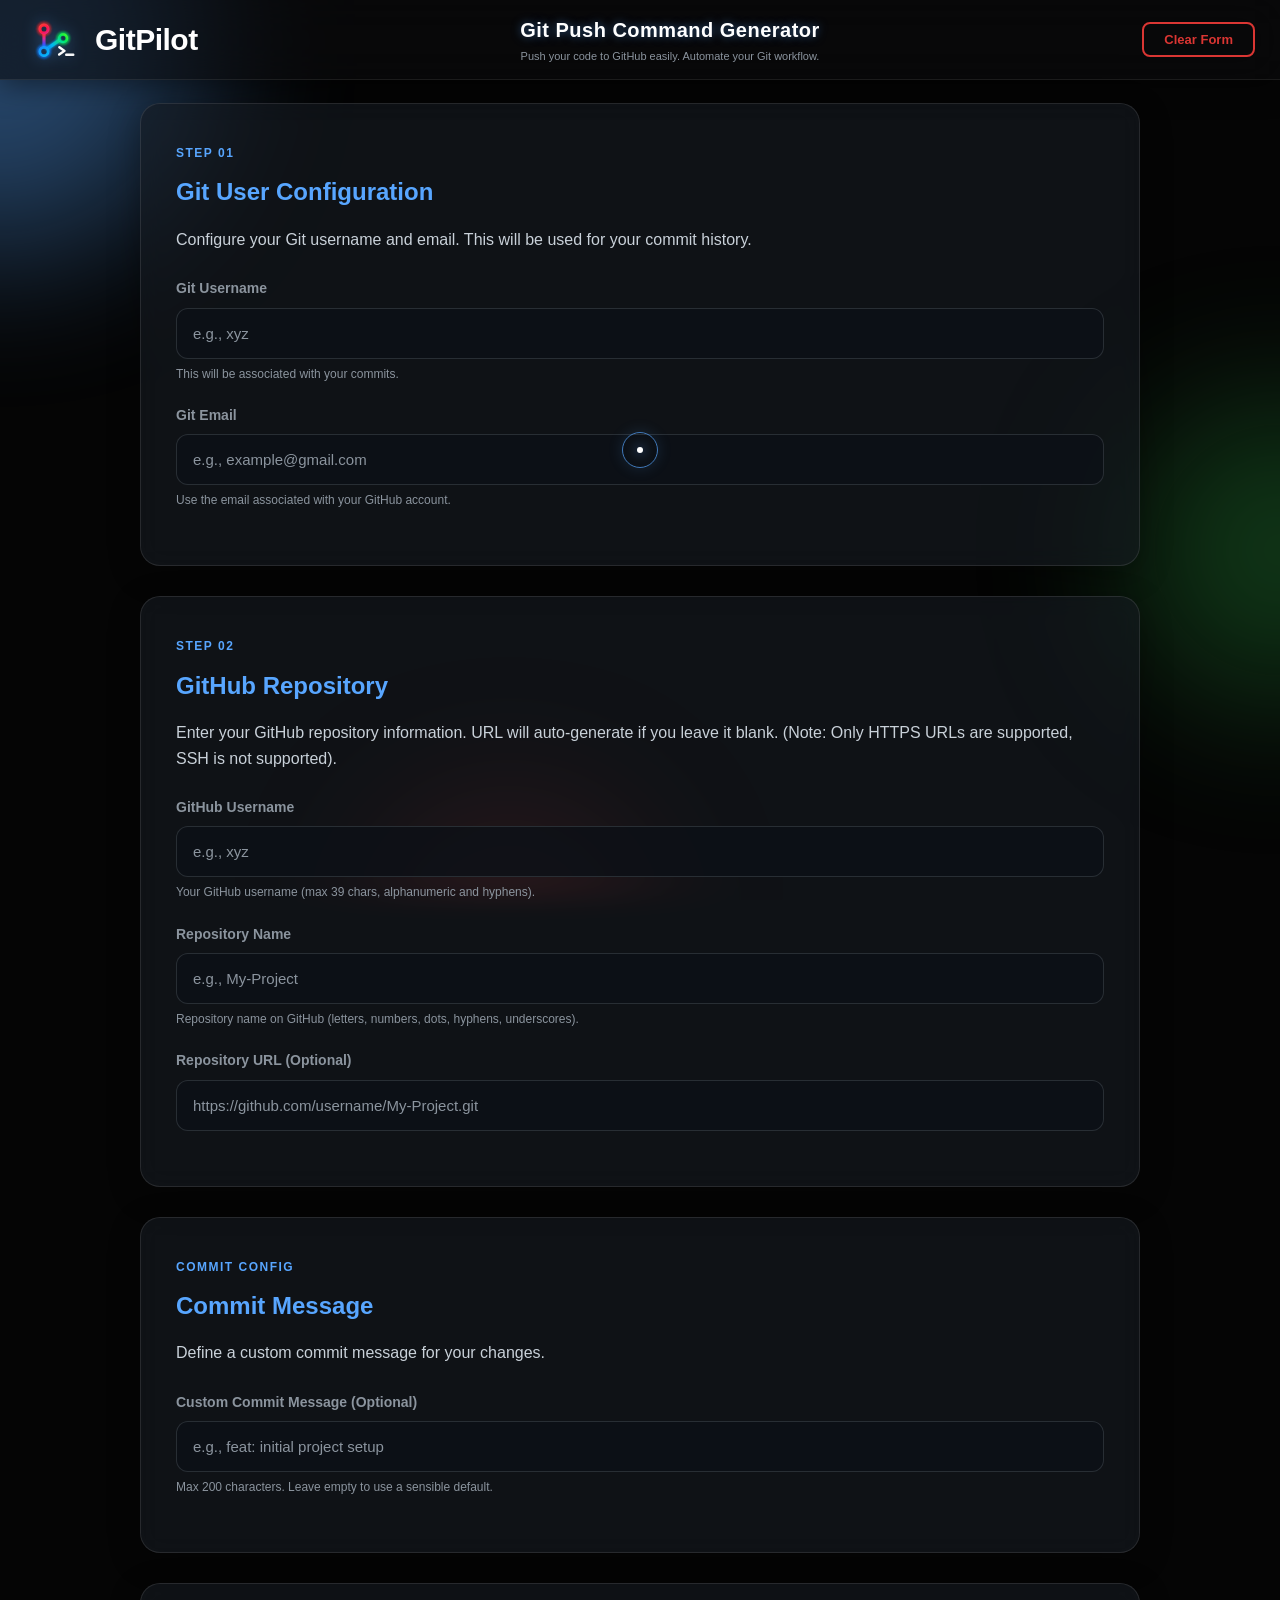
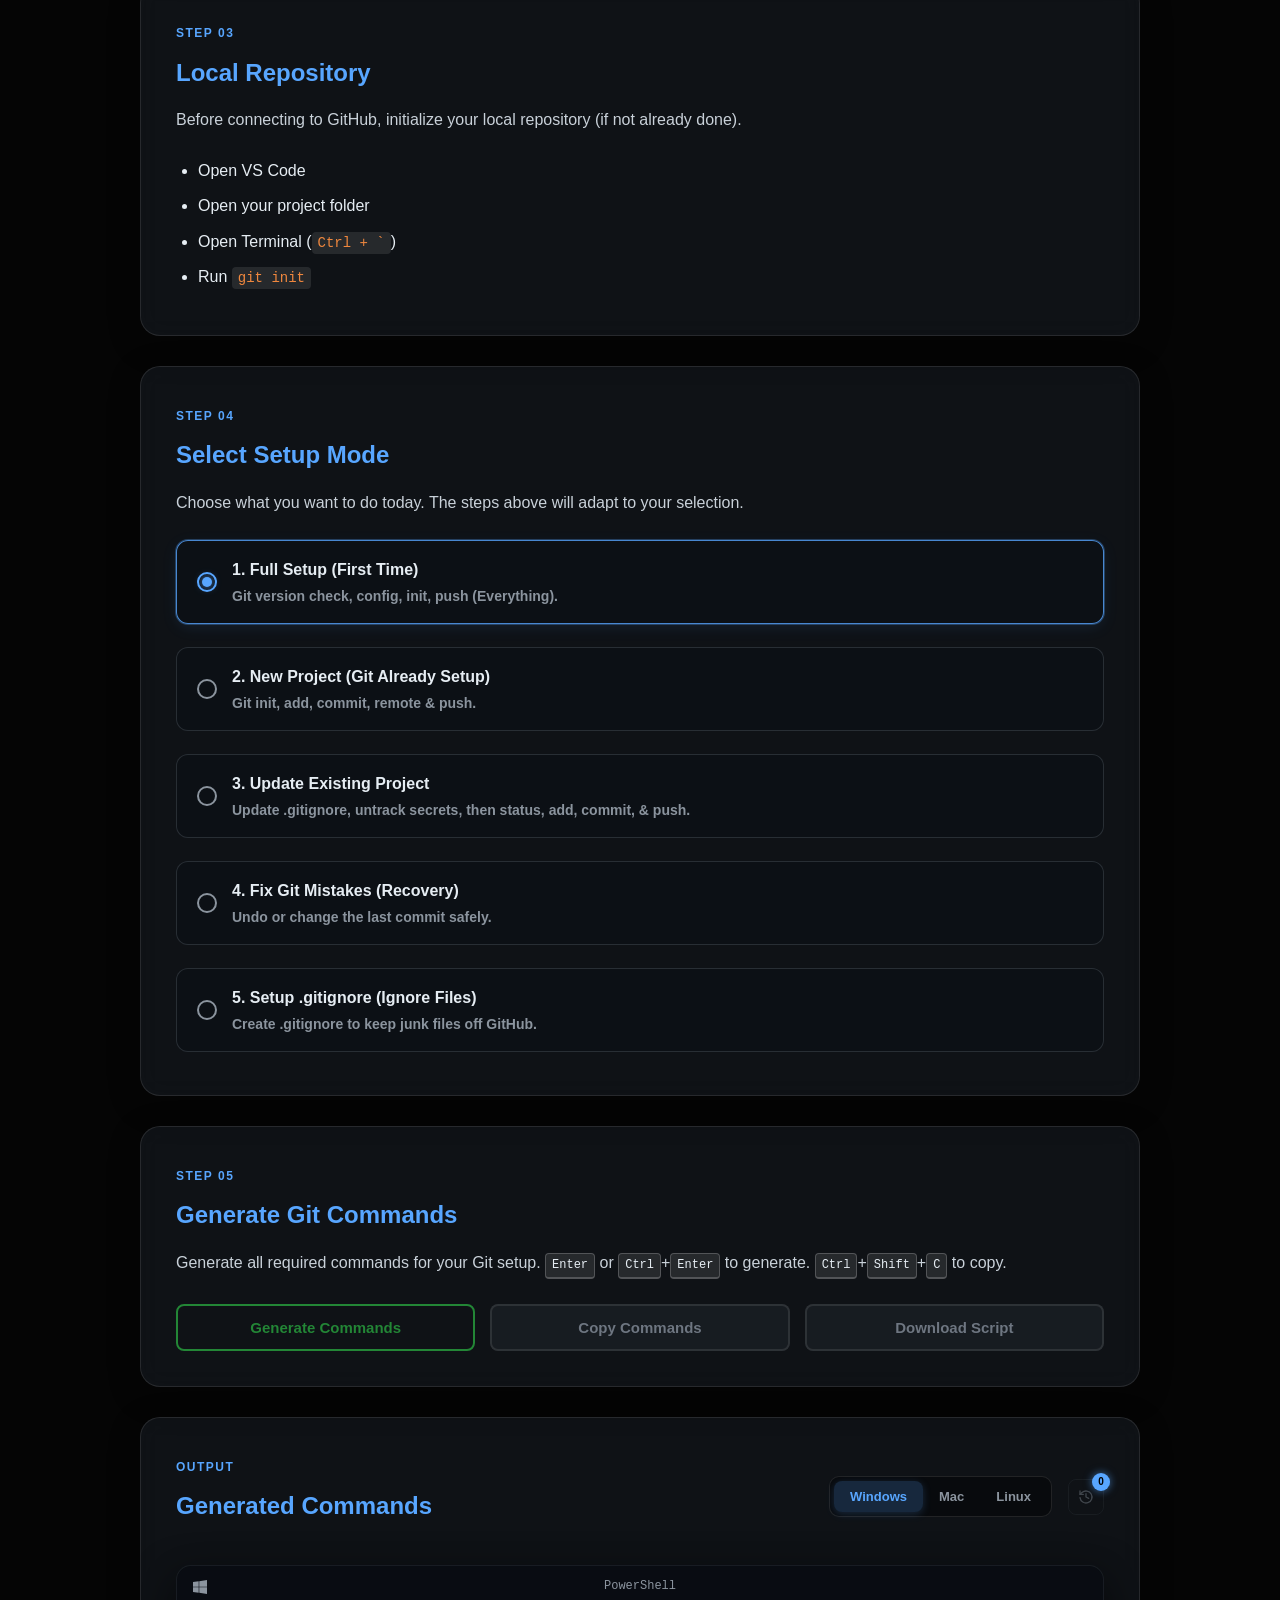
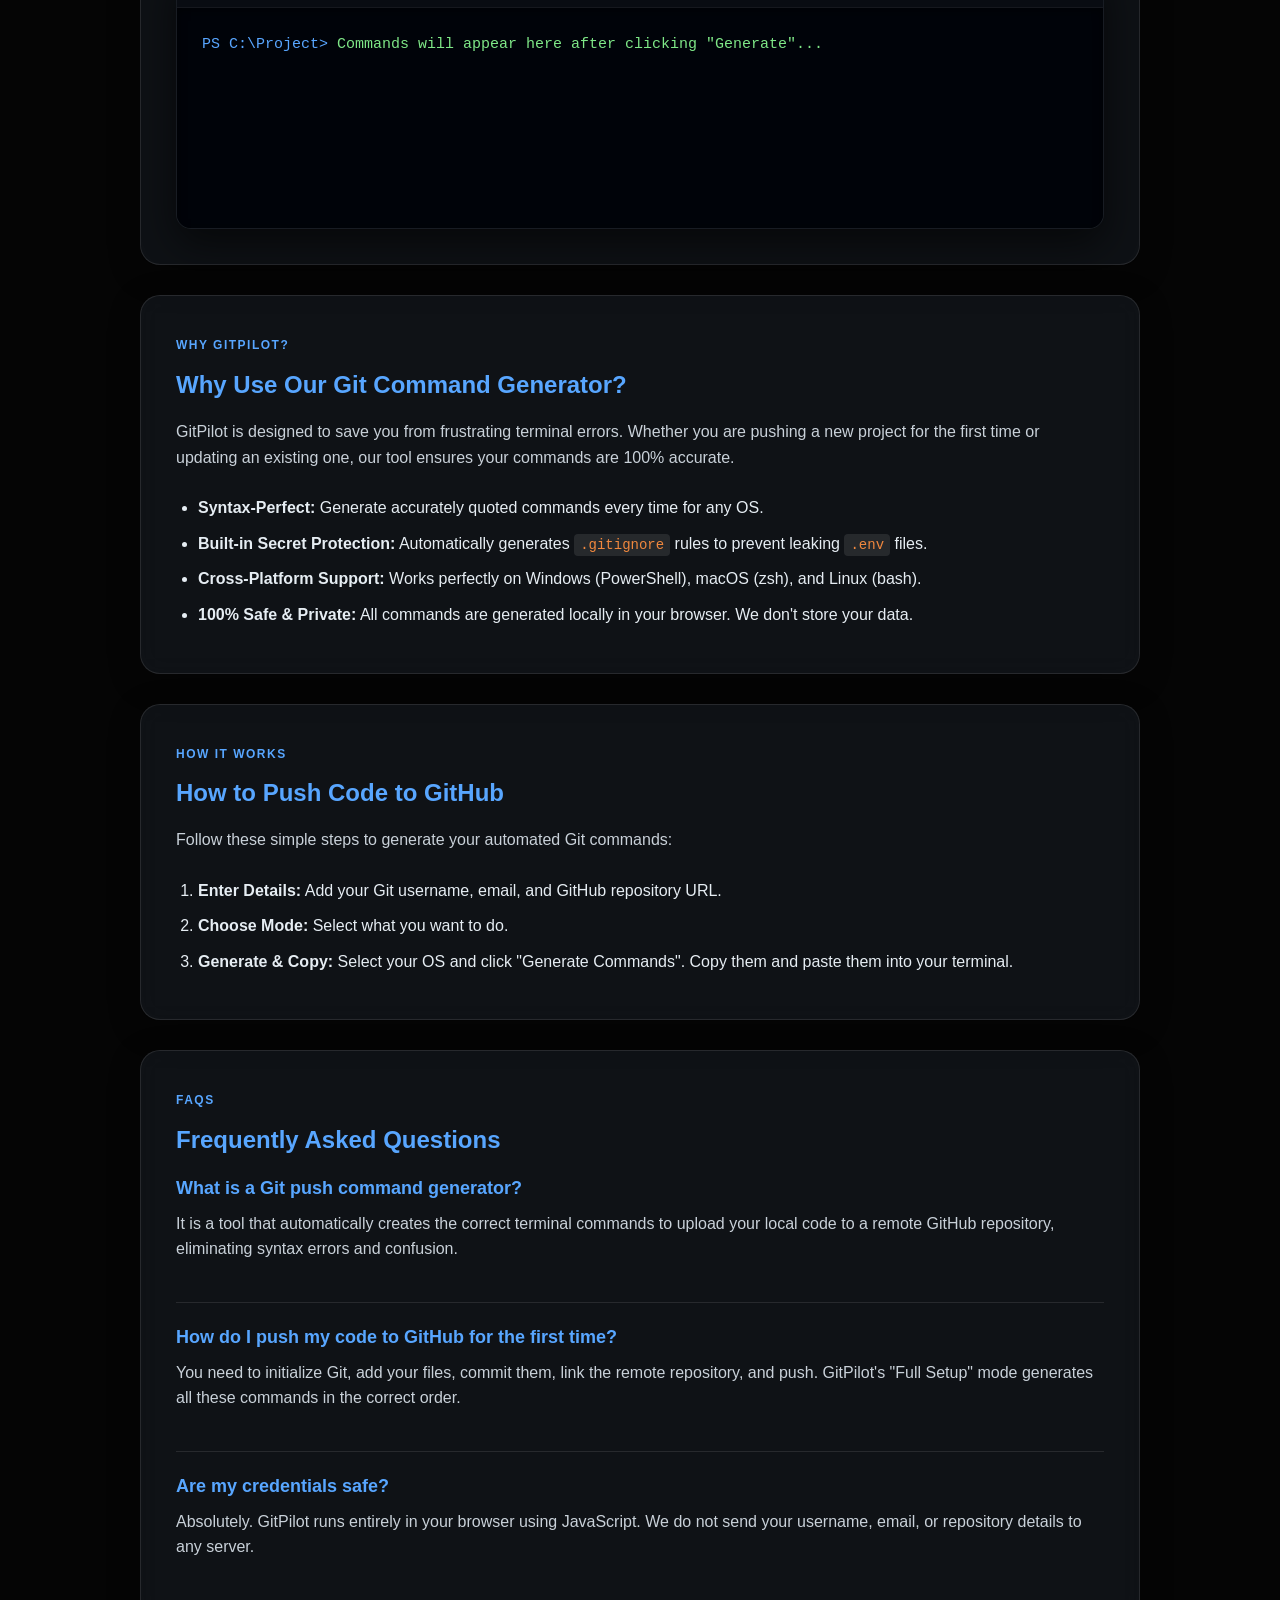
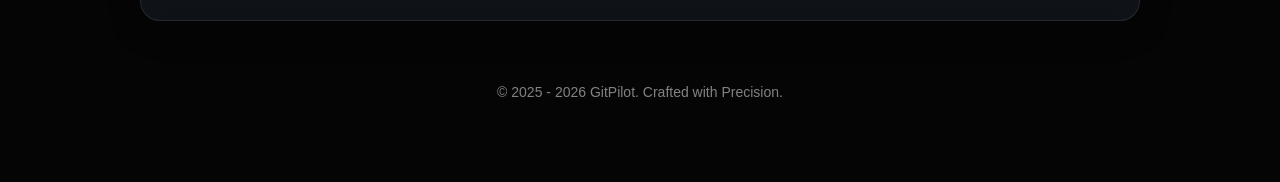
<file: index.html>
<!DOCTYPE html>
<html lang="en">
<head>
    <meta charset="UTF-8">
    <meta name="viewport" content="width=device-width, initial-scale=1.0">
    <meta name="color-scheme" content="dark">
    <meta name="theme-color" content="#050505">
    <meta name="description" content="Struggling with Git errors? Generate safe, automated Git commands for Windows, Mac &amp; Linux. Push your code to GitHub easily in seconds. 100% Free!">
    <meta name="author" content="GitPilot">
    <meta name="keywords" content="git, github, git setup, git push, git commands, powershell, bash, zsh, gitignore, git config, version control">

    <title>GitPilot | Git Push Command Generator</title>


    <!-- Search Engine Verification -->
    <meta name="google-site-verification" content="ZFcbBqBcHcu1wUf1xhAJtH9JzBf-PteB1bUr2aeqv4w" />

    <!-- Favicon (SVG git-branch icon) -->
    <link rel="icon" type="image/svg+xml" href="favicon.svg">
    <link rel="apple-touch-icon" href="favicon.svg">
    <link rel="mask-icon" href="favicon.svg" color="#58a6ff">

    <!-- PWA Manifest -->
    <link rel="manifest" href="manifest.webmanifest">

    <!-- Security Headers (CSP) -->
    <meta http-equiv="Content-Security-Policy" content="default-src 'self'; script-src 'self'; style-src 'self' https://fonts.googleapis.com; font-src 'self' https://fonts.gstatic.com; img-src 'self' data:; manifest-src 'self'; connect-src 'self'; base-uri 'none'; object-src 'none'; form-action 'self'; upgrade-insecure-requests;">
    <meta http-equiv="Referrer-Policy" content="strict-origin-when-cross-origin">
    <meta http-equiv="X-Content-Type-Options" content="nosniff">
    <meta http-equiv="Permissions-Policy" content="camera=(), microphone=(), geolocation=(), payment=(), usb=(), interest-cohort=()">

    <!-- Open Graph / Social Sharing -->
    <meta property="og:type" content="website">
    <meta property="og:title" content="GitPilot | Git Push Command Generator">
    <meta property="og:description" content="Struggling with Git errors? Generate safe, automated Git commands for Windows, Mac &amp; Linux. Push your code to GitHub easily in seconds. 100% Free!">
    <meta property="og:url" content="https://github-setup-assistant.vercel.app/">
    <meta property="og:site_name" content="GitPilot">
    <meta property="og:locale" content="en_US">
    
    <!-- OG Image Tags (JPG format) -->
    <meta property="og:image" content="https://github-setup-assistant.vercel.app/og-image.png">
    <meta property="og:image:width" content="1200">
    <meta property="og:image:height" content="630">
    <meta property="og:image:alt" content="GitPilot | Git Push Command Generator">

    <!-- Twitter Card -->
    <meta name="twitter:card" content="summary_large_image">
    <meta name="twitter:title" content="GitPilot | Git Push Command Generator">
    <meta name="twitter:description" content="Struggling with Git errors? Generate safe, automated Git commands for Windows, Mac &amp; Linux. Push your code to GitHub easily in seconds. 100% Free!">
    
    <!-- Twitter Image Tags -->
    <meta name="twitter:image" content="https://github-setup-assistant.vercel.app/og-image.png">
    <meta name="twitter:image:alt" content="GitPilot | Git Push Command Generator">

    <!-- Performance: preconnect to font origins -->
    <link rel="preconnect" href="https://fonts.googleapis.com">
    <link rel="preconnect" href="https://fonts.gstatic.com" crossorigin>
    <link href="https://fonts.googleapis.com/css2?family=Inter:wght@300;400;600;800&family=Fira+Code:wght@400;500&display=swap" rel="stylesheet">
    <link rel="stylesheet" href="style.css">

    <!-- Structured Data (JSON-LD) -->
    <script type="application/ld+json">
    {
        "@context": "https://schema.org",
        "@type": "WebApplication",
        "name": "GitPilot | Git Push Command Generator",
        "url": "https://github-setup-assistant.vercel.app/",
        "description": "Struggling with Git errors? Generate safe, automated Git commands for Windows, Mac & Linux. Push your code to GitHub easily in seconds. 100% Free!",
        "applicationCategory": "DeveloperApplication",
        "operatingSystem": "Windows, macOS, Linux",
        "offers": {
            "@type": "Offer",
            "price": "0",
            "priceCurrency": "USD"
        },
        "featureList": [
            "Git user configuration",
            "GitHub repository connection",
            "Shell-safe command generation (PowerShell, bash, zsh)",
            "Cross-platform support",
            ".gitignore generator",
            "Git recovery commands"
        ]
    }
    </script>
</head>
<body>

<!-- Accessibility: Skip to main content -->
<a href="#main-content" class="skip-link">Skip to main content</a>

<!-- Custom Cursor Elements -->
<div id="cursor-dot"></div>
<div id="cursor-ring"></div>

<div class="bg-orbs">
    <div class="orb orb-1"></div>
    <div class="orb orb-2"></div>
    <div class="orb orb-3"></div>
</div>

<!-- FIXED NAVBAR (Top par chipka rahega) -->
<header class="top-nav">
    <div class="nav-content">
        <!-- LEFT SIDE: Logo & Name -->
        <div class="brand-logo">
            <img src="favicon.svg" alt="GitPilot Logo" class="logo-icon" fetchpriority="high">
            <span>GitPilot</span>
        </div>

        <!-- CENTER SIDE: Main Title & Tagline -->
        <div class="nav-center-text">
            <h1>Git Push Command Generator</h1>
            <p>Push your code to GitHub easily. Automate your Git workflow.</p>
        </div>

        <!-- RIGHT SIDE: Reset Button -->
        <div class="header-actions">
            <button type="button" id="clearButton" class="btn btn-danger btn-header-reset" title="Clear all fields and reset to defaults">Clear Form</button>
        </div>
    </div>
</header>

<main class="container" id="main-content">

    <!-- Uske baad aapka Step 1 wala code start hoga -->
    <section class="card" id="step1-card">
        <div class="card-content">
            <span class="step-tag">STEP 01</span>
            <h2>Git User Configuration</h2>
            <p>Configure your Git username and email. This will be used for your commit history.</p>
            <div class="input-group">
                <label for="username">Git Username</label>
                <input type="text" id="username" name="username" placeholder="e.g., xyz" autocomplete="username" required spellcheck="false" autocapitalize="off" aria-describedby="username-help" maxlength="100">                <small id="username-help" class="help-text">This will be associated with your commits.</small>
            </div>
            <div class="input-group">
                <label for="email">Git Email</label>
                <input type="email" id="email" name="email" placeholder="e.g., example@gmail.com" autocomplete="email" required spellcheck="false" autocapitalize="off" inputmode="email" enterkeyhint="next" aria-describedby="email-help" maxlength="254">
                <small id="email-help" class="help-text">Use the email associated with your GitHub account.</small>
            </div>
        </div>
    </section>

    <section class="card" id="step2-card">
        <div class="card-content">
            <span class="step-tag">STEP 02</span>
            <h2>GitHub Repository</h2>
            <p>Enter your GitHub repository information. URL will auto-generate if you leave it blank. (Note: Only HTTPS URLs are supported, SSH is not supported).</p>
            <div class="input-group">
                <label for="githubUser">GitHub Username</label>
                <input type="text" id="githubUser" name="githubUser" placeholder="e.g., xyz" autocomplete="off" required spellcheck="false" autocapitalize="off" aria-describedby="githubUser-help" maxlength="39">
                <small id="githubUser-help" class="help-text">Your GitHub username (max 39 chars, alphanumeric and hyphens).</small>
            </div>
            <div class="input-group">
                <label for="repository">Repository Name</label>
                <input type="text" id="repository" name="repository" placeholder="e.g., My-Project" autocomplete="off" required spellcheck="false" autocapitalize="off" aria-describedby="repository-help" maxlength="100">
                <small id="repository-help" class="help-text">Repository name on GitHub (letters, numbers, dots, hyphens, underscores).</small>
            </div>
            <div class="input-group">
                <label for="repoURL">Repository URL (Optional)</label>
                <input type="url" id="repoURL" name="repoURL" placeholder="https://github.com/username/My-Project.git" autocomplete="off" spellcheck="false" autocapitalize="off" inputmode="url" enterkeyhint="next" aria-describedby="url-preview">
                <small class="help-text" id="url-preview"></small>
            </div>
        </div>
    </section>

    <section class="card" id="commit-card">
        <div class="card-content">
            <span class="step-tag">COMMIT CONFIG</span>
            <h2>Commit Message</h2>
            <p>Define a custom commit message for your changes.</p>
            <div class="input-group">
                <label for="commitMessage">Custom Commit Message (Optional)</label>
                <input type="text" id="commitMessage" name="commitMessage" placeholder="e.g., feat: initial project setup" autocomplete="off" spellcheck="false" maxlength="200">
                <small class="help-text">Max 200 characters. Leave empty to use a sensible default.</small>
            </div>
        </div>
    </section>

    <section class="card" id="step3-card">
        <div class="card-content">
            <span class="step-tag">STEP 03</span>
            <h2>Local Repository</h2>
            <p>Before connecting to GitHub, initialize your local repository (if not already done).</p>
            <ul class="list-animate">
                <li>Open VS Code</li>
                <li>Open your project folder</li>
                <li>Open Terminal (<code>Ctrl + `</code>)</li>
                <li>Run <code>git init</code></li>
            </ul>
        </div>
    </section>

    <section class="card">
        <div class="card-content">
            <span class="step-tag">STEP 04</span>
            <h2>Select Setup Mode</h2>
            <p>Choose what you want to do today. The steps above will adapt to your selection.</p>
            <fieldset class="radio-group">
                <legend class="visually-hidden">Select Setup Mode</legend>
                <label class="radio-card">
                    <input type="radio" name="setupMode" value="full" checked>
                    <div class="radio-text">
                        <span class="radio-title">1. Full Setup (First Time)</span>
                        <span class="radio-desc">Git version check, config, init, push (Everything).</span>
                    </div>
                </label>
                <label class="radio-card">
                    <input type="radio" name="setupMode" value="new">
                    <div class="radio-text">
                        <span class="radio-title">2. New Project (Git Already Setup)</span>
                        <span class="radio-desc">Git init, add, commit, remote &amp; push.</span>
                    </div>
                </label>
                <label class="radio-card">
                    <input type="radio" name="setupMode" value="update">
                    <div class="radio-text">
                        <span class="radio-title">3. Update Existing Project</span>
                        <span class="radio-desc">Update .gitignore, untrack secrets, then status, add, commit, &amp; push.</span>
                    </div>
                </label>
                <label class="radio-card">
                    <input type="radio" name="setupMode" value="fix">
                    <div class="radio-text">
                        <span class="radio-title">4. Fix Git Mistakes (Recovery)</span>
                        <span class="radio-desc">Undo or change the last commit safely.</span>
                    </div>
                </label>
                <label class="radio-card">
                    <input type="radio" name="setupMode" value="ignore">
                    <div class="radio-text">
                        <span class="radio-title">5. Setup .gitignore (Ignore Files)</span>
                        <span class="radio-desc">Create .gitignore to keep junk files off GitHub.</span>
                    </div>
                </label>
            </fieldset>
        </div>
    </section>

    <section class="card">
        <div class="card-content">
            <span class="step-tag">STEP 05</span>
            <h2>Generate Git Commands</h2>
            <p>Generate all required commands for your Git setup. <kbd>Enter</kbd> or <kbd>Ctrl</kbd>+<kbd>Enter</kbd> to generate. <kbd>Ctrl</kbd>+<kbd>Shift</kbd>+<kbd>C</kbd> to copy.</p>
            <div class="btn-group">
                <button type="button" id="generateButton" class="btn btn-primary" aria-keyshortcuts="Ctrl+Enter">Generate Commands</button>
                <button type="button" id="copyButton" class="btn btn-secondary" disabled aria-keyshortcuts="Ctrl+Shift+C">Copy Commands</button>
                <button type="button" id="downloadButton" class="btn btn-secondary" disabled>Download Script</button>
            </div>
        </div>
    </section>

    <section class="card">
        <div class="card-content">
            <div class="output-header-flex">
                <div>
                    <span class="step-tag">OUTPUT</span>
                    <h2>Generated Commands</h2>
                </div>
                <div class="output-controls">
                    <div class="os-toggle" role="group" aria-label="Operating System Selection">
                        <button type="button" class="os-btn active" data-os="win" aria-pressed="true">Windows</button>
                        <button type="button" class="os-btn" data-os="mac" aria-pressed="false">Mac</button>
                        <button type="button" class="os-btn" data-os="linux" aria-pressed="false">Linux</button>
                    </div>
                    <div class="history-control">
                        <button type="button" id="historyButton" class="icon-btn" aria-label="View command history" aria-haspopup="true" aria-expanded="false" title="Command history" disabled>
                            <svg width="16" height="16" viewBox="0 0 24 24" fill="none" stroke="currentColor" stroke-width="2" stroke-linecap="round" stroke-linejoin="round" aria-hidden="true"><path d="M3 3v5h5"/><path d="M3.05 13A9 9 0 1 0 6 5.3L3 8"/><path d="M12 7v5l4 2"/></svg>
                        </button>
                        <span id="cmdCount" class="cmd-count-badge" aria-live="polite" title="Total generations this session">0</span>
                    </div>
                </div>
            </div>
            <ul id="historyList" class="history-list" role="list" aria-label="Recent generations" hidden></ul>
            <div class="terminal-window">
                <div class="terminal-header os-win">
                    <div class="os-icon os-icon-win">
                        <svg width="14" height="14" viewBox="0 0 24 24" fill="#8b949e" aria-hidden="true"><path d="M0 3.449L9.75 2.1V11.5H0V3.449ZM9.75 12.5V21.9L0 20.551V12.5H9.75ZM10.75 1.95L24 0V11.5H10.75V1.95ZM24 12.5V24L10.75 22.05V12.5H24Z"></path></svg>
                    </div>
                    <div class="os-icon os-icon-mac">
                        <div class="dot dot-red"></div>
                        <div class="dot dot-yellow"></div>
                        <div class="dot dot-green"></div>
                    </div>
                    <div class="os-icon os-icon-linux">
                        <svg width="16" height="16" viewBox="0 0 24 24" fill="none" stroke="#8b949e" stroke-width="2" stroke-linecap="round" stroke-linejoin="round" aria-hidden="true"><polyline points="4 17 10 11 4 5"></polyline><line x1="12" y1="19" x2="20" y2="19"></line></svg>
                    </div>
                    <span id="terminal-title" class="terminal-title">PowerShell</span>
                    <span id="offline-indicator" class="offline-indicator" hidden aria-live="polite">Offline</span>
                </div>
                <pre id="output"></pre>
            </div>
        </div>
    </section>

    <section class="card" id="features-card">
        <div class="card-content">
            <span class="step-tag">WHY GITPILOT?</span>
            <h2>Why Use Our Git Command Generator?</h2>
            <p>GitPilot is designed to save you from frustrating terminal errors. Whether you are pushing a new project for the first time or updating an existing one, our tool ensures your commands are 100% accurate.</p>
            <ul class="list-animate">
                <li><strong>Syntax-Perfect:</strong> Generate accurately quoted commands every time for any OS.</li>
                <li><strong>Built-in Secret Protection:</strong> Automatically generates <code>.gitignore</code> rules to prevent leaking <code>.env</code> files.</li>
                <li><strong>Cross-Platform Support:</strong> Works perfectly on Windows (PowerShell), macOS (zsh), and Linux (bash).</li>
                <li><strong>100% Safe & Private:</strong> All commands are generated locally in your browser. We don't store your data.</li>
            </ul>
        </div>
    </section>

    <section class="card" id="how-to-card">
        <div class="card-content">
            <span class="step-tag">HOW IT WORKS</span>
            <h2>How to Push Code to GitHub</h2>
            <p>Follow these simple steps to generate your automated Git commands:</p>
            <ol class="list-animate">
                <li><strong>Enter Details:</strong> Add your Git username, email, and GitHub repository URL.</li>
                <li><strong>Choose Mode:</strong> Select what you want to do.</li>
                <li><strong>Generate & Copy:</strong> Select your OS and click "Generate Commands". Copy them and paste them into your terminal.</li>
            </ol>
        </div>
    </section>

    <section class="card" id="faq-card">
        <div class="card-content">
            <span class="step-tag">FAQS</span>
            <h2>Frequently Asked Questions</h2>
            
            <div class="faq-item">
                <h3>What is a Git push command generator?</h3>
                <p>It is a tool that automatically creates the correct terminal commands to upload your local code to a remote GitHub repository, eliminating syntax errors and confusion.</p>
            </div>

            <div class="faq-item">
                <h3>How do I push my code to GitHub for the first time?</h3>
                <p>You need to initialize Git, add your files, commit them, link the remote repository, and push. GitPilot's "Full Setup" mode generates all these commands in the correct order.</p>
            </div>

            <div class="faq-item">
                <h3>Are my credentials safe?</h3>
                <p>Absolutely. GitPilot runs entirely in your browser using JavaScript. We do not send your username, email, or repository details to any server.</p>
            </div>
        </div>
    </section>

</main>

<footer>
    <p>&copy; 2025 - 2026 GitPilot. Crafted with Precision.</p>
</footer>

<div id="toast" class="toast" role="status" aria-live="polite"></div>

<script src="script.js" defer></script>
</body>
</html>
</file>
<file: style.css>
/* ==========================================================
Git Setup Assistant Pro - 3D Glassmorphism UI (Ultimate Edition)
========================================================== */

:root {
    --bg-dark: #050505;
    --card-bg: rgba(22, 27, 34, 0.6);
    --input-bg: rgba(13, 17, 23, 0.8);
    --primary-blue: #58a6ff;
    --primary-green: #238636;
    --primary-red: #da3633;
    --text-main: #e6edf3;
    --text-muted: #8b949e;
    --border-color: rgba(48, 54, 61, 0.8);
}

* {
    margin: 0;
    padding: 0;
    box-sizing: border-box;
}

html {
    scroll-behavior: auto;
}

.visually-hidden {
    position: absolute;
    width: 1px;
    height: 1px;
    padding: 0;
    margin: -1px;
    overflow: hidden;
    clip: rect(0,0,0,0);
    white-space: nowrap;
    border: 0;
}

/* Accessibility: Skip Link */
.skip-link {
    position: absolute;
    top: -100px;
    left: 0;
    background: var(--primary-blue);
    color: #000;
    padding: 12px 20px;
    z-index: 9999;
    border-radius: 0 0 8px 0;
    font-weight: bold;
    text-decoration: none;
    transition: top 0.2s ease;
}
.skip-link:focus {
    top: 0;
}

/* Hide default cursor on desktop */
@media (hover: hover) and (pointer: fine) {
    body, a, button, .radio-card, .os-btn {
        cursor: none !important;
    }
}

/* Base styles for custom cursors */
#cursor-dot, #cursor-ring {
    position: fixed;
    top: 0;
    left: 0;
    pointer-events: none;
    border-radius: 50%;
    transform: translate(-50%, -50%);
    will-change: transform;
    z-index: 99999;
}

/* The inner Dot (White, sharp, precise) */
#cursor-dot {
    width: 6px;
    height: 6px;
    background-color: #ffffff; 
    box-shadow: 0 0 12px rgba(88, 166, 255, 0.8); 
}

/* The outer Ring (Primary Blue, elegant) */
#cursor-ring {
    width: 36px;
    height: 36px;
    border: 1.5px solid rgba(88, 166, 255, 0.7); 
    box-shadow: 0 0 15px rgba(88, 166, 255, 0.15); 
    transition: width 0.2s ease, height 0.2s ease, background-color 0.2s ease, border-color 0.2s ease, opacity 0.2s ease;
}

/* SMART FIX: Show normal text cursor on inputs */
input, textarea {
    cursor: text !important;
}

/* Hide on touch devices */
@media (hover: none) {
    #cursor-dot, #cursor-ring { display: none !important; }
}

/* Body Padding adjusted for Fixed Navbar */
body {
    background: var(--bg-dark);
    color: var(--text-main);
    font-family: 'Inter', "Segoe UI", Arial, sans-serif;
    line-height: 1.6;
    padding: 103px 20px 40px 20px; /* 150px se 170px kar diya */
    overflow-x: hidden;
    position: relative;
    min-height: 100vh;
}

.bg-orbs {
    position: fixed;
    top: 0;
    left: 0;
    width: 100%;
    height: 100%;
    z-index: -1;
    overflow: hidden;
}

.orb {
    position: absolute;
    border-radius: 50%;
    filter: blur(80px);
    opacity: 0.4;
    animation: float 15s infinite ease-in-out;
}

.orb-1 { width: 400px; height: 400px; background: var(--primary-blue); top: -150px; left: -200px; }
.orb-2 { width: 300px; height: 300px; background: var(--primary-green); bottom: 200px; right: -150px; animation-delay: 5s; }
.orb-3 { width: 250px; height: 250px; background: var(--primary-red); top: 90%; left: 30%; animation-delay: 1s; }

@keyframes float {
    0%, 100% { transform: translate(0, 0) scale(1); }
    33% { transform: translate(30px, -50px) scale(1.1); }
    66% { transform: translate(-20px, 20px) scale(0.9); }
}

.container {
    max-width: 1000px;
    margin: auto;
    position: relative;
    z-index: 1;
}

.card {
    background: rgba(22, 27, 34, 0.9);
    border: 1px solid rgba(255, 255, 255, 0.1);
    border-radius: 20px;
    padding: 35px;
    margin-bottom: 30px;
    box-shadow: 0 8px 32px 0 rgba(0, 0, 0, 0.3);
    transition: border-color 0.3s ease, box-shadow 0.3s ease, opacity 0.3s ease, height 0.3s ease, transform 0.3s ease, translate 0.3s ease;
    opacity: 0;
    transform: translateY(20px);
    animation: fadeInUp 1s forwards;
}

.container > .card:nth-child(1) { animation-delay: 0ms; }
.container > .card:nth-child(2) { animation-delay: 100ms; }
.container > .card:nth-child(3) { animation-delay: 150ms; }
.container > .card:nth-child(4) { animation-delay: 200ms; }
.container > .card:nth-child(5) { animation-delay: 300ms; }
.container > .card:nth-child(6) { animation-delay: 400ms; }
.container > .card:nth-child(7) { animation-delay: 500ms; }

@supports ((-webkit-backdrop-filter: blur(12px)) or (backdrop-filter: blur(12px))) {
    .card {
        background: var(--card-bg);
        -webkit-backdrop-filter: blur(12px);
        backdrop-filter: blur(12px);
    }
}

.card:hover {
    border-color: rgba(88, 166, 255, 0.5);
    box-shadow: 0 20px 40px 0 rgba(88, 166, 255, 0.15);
    transform: translateY(-2px);
    translate: 0 -2px;
}

.hidden-step {
    display: none !important;
}

.card-content {
    position: relative;
    z-index: 2;
}

.step-tag {
    display: inline-block;
    font-size: 12px;
    font-weight: 700;
    color: var(--primary-blue);
    letter-spacing: 1.5px;
    margin-bottom: 10px;
}

.card h2 {
    color: var(--primary-blue);
    margin-bottom: 15px;
    font-size: 24px;
}

.card p {
    color: #c9d1d9;
    margin-bottom: 25px;
}

kbd {
    display: inline-block;
    padding: 2px 6px;
    background: rgba(255,255,255,0.1);
    border: 1px solid rgba(255,255,255,0.2);
    border-bottom-width: 2px;
    border-radius: 4px;
    font-family: 'Fira Code', "Consolas", monospace;
    font-size: 12px;
    color: var(--text-main);
}

.list-animate li {
    opacity: 0;
    transform: translateX(-20px);
    animation: fadeInLeft 0.5s forwards;
}
.list-animate li:nth-child(1) { animation-delay: 0.2s; }
.list-animate li:nth-child(2) { animation-delay: 0.3s; }
.list-animate li:nth-child(3) { animation-delay: 0.4s; }
.list-animate li:nth-child(4) { animation-delay: 0.5s; }

@keyframes fadeInLeft {
    to { opacity: 1; transform: translateX(0); }
}

.input-group { margin-bottom: 20px; }

label {
    display: block;
    margin-bottom: 8px;
    font-weight: 600;
    color: var(--text-muted);
    font-size: 14px;
}

.help-text {
    display: block;
    margin-top: 6px;
    font-size: 12px;
    color: var(--text-muted);
    transition: color 0.2s ease;
}

input[type="text"], input[type="email"], input[type="url"] {
    width: 100%;
    padding: 16px;
    background: var(--input-bg);
    border: 1px solid var(--border-color);
    border-radius: 12px;
    color: white;
    font-size: 15px;
    transition: background-color 0.3s ease, border-color 0.3s ease, box-shadow 0.3s ease;
    -webkit-appearance: none;
    appearance: none;
}

/* Dark autofill */
input:-webkit-autofill,
input:-webkit-autofill:hover,
input:-webkit-autofill:focus {
    -webkit-text-fill-color: #ffffff;
    -webkit-box-shadow: 0 0 0 1000px rgba(13, 17, 23, 1) inset;
    caret-color: #ffffff;
}

input:focus {
    outline: none;
    border-color: var(--primary-blue);
    box-shadow: 0 0 0 4px rgba(88, 166, 255, 0.2);
    background-color: rgba(13, 17, 23, 1);
}

input[aria-invalid="true"] {
    border-color: var(--primary-red);
    box-shadow: 0 0 0 4px rgba(218, 54, 51, 0.2);
}

input[aria-invalid="true"] + .help-text {
    color: #ff7b72;
}

.radio-group {
    display: flex;
    flex-direction: column;
    gap: 15px;
    border: none; 
}

.radio-card {
    display: flex;
    align-items: center;
    gap: 15px;
    padding: 16px 20px;
    background: rgba(13, 17, 23, 0.6);
    border: 1px solid var(--border-color);
    border-radius: 12px;
    cursor: pointer;
    transition: background-color 0.3s ease, border-color 0.3s ease, box-shadow 0.3s ease;
}

.radio-card:hover {
    border-color: rgba(88, 166, 255, 0.5);
    background-color: var(--input-bg);
}

.radio-card.checked {
    border-color: rgba(88, 166, 255, 0.8);
    box-shadow: 0 0 0 1px rgba(88, 166, 255, 0.3), 0 4px 15px rgba(88, 166, 255, 0.1);
}

.radio-card input[type="radio"] {
    appearance: none;
    width: 20px;
    height: 20px;
    border: 2px solid var(--text-muted);
    border-radius: 50%;
    cursor: pointer;
    position: relative;
    transition: background-color 0.3s ease, border-color 0.3s ease;
}

.radio-card input[type="radio"]:checked {
    border-color: var(--primary-blue);
    background-color: #0d1117;
}

.radio-card input[type="radio"]:checked::after {
    content: '';
    position: absolute;
    top: 50%;
    left: 50%;
    transform: translate(-50%, -50%);
    width: 10px;
    height: 10px;
    background: var(--primary-blue);
    border-radius: 50%;
    box-shadow: 0 0 8px rgba(88, 166, 255, 0.8);
}

.radio-text {
    display: flex;
    flex-direction: column;
}

.radio-title {
    color: var(--text-main);
    font-weight: 600;
    font-size: 16px;
    margin-bottom: 2px;
}

.radio-desc {
    color: var(--text-muted);
    font-size: 14px;
}

.output-header-flex {
    display: flex;
    justify-content: space-between;
    align-items: center;
    flex-wrap: wrap;
    gap: 20px;
    margin-bottom: 25px;
}

.output-controls {
    display: flex;
    align-items: center;
    gap: 16px;
    flex-wrap: wrap;
}

.os-toggle {
    display: flex;
    background: rgba(0,0,0,0.4);
    padding: 4px;
    border-radius: 10px;
    border: 1px solid rgba(255,255,255,0.1);
}

.os-btn {
    padding: 8px 16px;
    border: none;
    background: transparent;
    color: var(--text-muted);
    border-radius: 8px;
    cursor: pointer;
    font-size: 13px;
    font-weight: 600;
    transition: background-color 0.3s ease, color 0.3s ease, box-shadow 0.3s ease;
    font-family: 'Inter', sans-serif;
}

.os-btn.active {
    background: rgba(88,166,255,0.2);
    color: var(--primary-blue);
    box-shadow: 0 2px 8px rgba(88,166,255,0.2);
}

.history-control {
    display: flex;
    align-items: center;
    gap: 8px;
    position: relative;
}

.icon-btn {
    background: transparent;
    border: 1px solid var(--border-color);
    color: var(--text-muted);
    width: 36px;
    height: 36px;
    border-radius: 8px;
    cursor: pointer;
    display: flex;
    align-items: center;
    justify-content: center;
    transition: background-color 0.3s ease, border-color 0.3s ease, color 0.3s ease;
}
.icon-btn:hover:not(:disabled) {
    border-color: rgba(88, 166, 255, 0.5);
    color: var(--primary-blue);
    background: rgba(88, 166, 255, 0.05);
}
.icon-btn:disabled {
    opacity: 0.4;
    cursor: not-allowed;
}

.cmd-count-badge {
    position: absolute;
    top: -6px;
    right: -6px;
    background: var(--primary-blue);
    color: #000;
    font-size: 10px;
    font-weight: 800;
    min-width: 18px;
    height: 18px;
    border-radius: 9px;
    display: flex;
    align-items: center;
    justify-content: center;
    padding: 0 4px;
    box-shadow: 0 0 8px rgba(88, 166, 255, 0.6);
}

.history-list {
    list-style: none;
    margin: 0 0 20px 0;
    padding: 0;
    max-height: 240px;
    overflow-y: auto;
    border: 1px solid var(--border-color);
    border-radius: 12px;
    background: rgba(1, 4, 9, 0.6);
}

.history-list li {
    padding: 12px 16px;
    border-bottom: 1px solid rgba(255,255,255,0.05);
    cursor: pointer;
    transition: background-color 0.2s ease;
    font-size: 13px;
    color: var(--text-muted);
    display: flex;
    justify-content: space-between;
    align-items: center;
    gap: 12px;
}
.history-list li:last-child { border-bottom: none; }
.history-list li:hover {
    background: rgba(88, 166, 255, 0.08);
    color: var(--text-main);
}
.history-list .hist-meta {
    color: var(--primary-blue);
    font-family: 'Fira Code', monospace;
    font-size: 12px;
    white-space: nowrap;
}
.history-list .hist-preview {
    overflow: hidden;
    text-overflow: ellipsis;
    white-space: nowrap;
    flex: 1;
}
.history-list .hist-empty {
    text-align: center;
    color: var(--text-muted);
    cursor: default;
    font-style: italic;
}
.history-list .hist-empty:hover {
    background: transparent;
    color: var(--text-muted);
}
/* "Clear All" header row */
.history-list .hist-clear-row {
    display: flex;
    justify-content: space-between;
    align-items: center;
    background: rgba(0, 0, 0, 0.3);
    font-style: normal;
    cursor: default;
}
.history-list .hist-clear-row:hover {
    background: rgba(0, 0, 0, 0.3);
}
.history-list .hist-clear-label {
    color: var(--text-muted);
    font-size: 12px;
    font-weight: 600;
}
.history-list .hist-clear-btn {
    background: transparent;
    border: 1px solid var(--primary-red);
    color: var(--primary-red);
    padding: 4px 12px;
    border-radius: 6px;
    cursor: pointer;
    font-size: 12px;
    font-weight: 600;
    font-family: 'Inter', sans-serif;
    transition: background-color 0.2s ease, color 0.2s ease;
}
.history-list .hist-clear-btn:hover {
    background: var(--primary-red);
    color: #fff;
}
/* Individual delete button per entry */
.history-list .hist-del-btn {
    background: transparent;
    border: none;
    color: var(--text-muted);
    font-size: 18px;
    font-weight: bold;
    cursor: pointer;
    padding: 0 4px;
    line-height: 1;
    border-radius: 4px;
    transition: color 0.2s ease, background-color 0.2s ease;
    flex-shrink: 0;
}
.history-list .hist-del-btn:hover {
    color: var(--primary-red);
    background: rgba(218, 54, 51, 0.15);
}

.btn-group {
    display: flex;
    gap: 15px;
    flex-wrap: wrap;
}

.btn {
    padding: 13px 28px;
    border: 2px solid transparent;
    border-radius: 8px;
    cursor: pointer;
    font-size: 15px;
    font-weight: bold;
    flex: 1;
    min-width: 150px;
    position: relative;
    overflow: hidden;
    background: transparent;
    transition: border-radius 0.4s cubic-bezier(0.34,1.56,0.64,1), color 0.3s ease, background 0.3s ease, padding 0.4s ease, box-shadow 0.3s ease;
}

.btn:disabled {
    background: rgba(33, 38, 45, 0.5) !important;
    color: #6e7681 !important;
    border-color: rgba(255, 255, 255, 0.1) !important;
    cursor: not-allowed;
    box-shadow: none !important;
    transform: none !important;
}

.btn-primary { 
    color: var(--primary-green); 
    border-color: var(--primary-green); 
}
.btn-primary:hover:not(:disabled) { 
    color: #fff;
    background: var(--primary-green); 
    border-radius: 999px; 
    padding: 13px 38px; 
    box-shadow: 0 5px 15px rgba(35, 134, 54, 0.4); 
}

.btn-secondary { 
    color: var(--primary-blue); 
    border-color: var(--primary-blue); 
}
.btn-secondary:hover:not(:disabled) { 
    color: #fff;
    background: var(--primary-blue); 
    border-radius: 999px; 
    padding: 13px 38px; 
    box-shadow: 0 5px 15px rgba(88, 166, 255, 0.4); 
}

.btn-danger { 
    color: var(--primary-red); 
    border-color: var(--primary-red); 
}
.btn-danger:hover:not(:disabled) { 
    color: #fff;
    background: var(--primary-red); 
    border-radius: 999px; 
    padding: 13px 38px; 
    box-shadow: 0 5px 15px rgba(218, 54, 51, 0.4); 
}

.btn:focus-visible,
.os-btn:focus-visible,
.icon-btn:focus-visible,
.radio-card:focus-within {
    outline: 2px solid var(--primary-blue);
    outline-offset: 3px;
}

/* History list focus indicators (accessibility) */
.history-list li:focus-visible {
    outline: 2px solid var(--primary-blue);
    outline-offset: -2px;
    background: rgba(88, 166, 255, 0.08);
    color: var(--text-main);
}

.history-list .hist-del-btn:focus-visible {
    outline: 2px solid var(--primary-blue);
    outline-offset: 2px;
    background: rgba(218, 54, 51, 0.15);
    color: var(--primary-red);
}

.history-list .hist-clear-btn:focus-visible {
    outline: 2px solid var(--primary-blue);
    outline-offset: 2px;
    background: var(--primary-red);
    color: #fff;
}

.terminal-window {
    background: rgba(1, 4, 9, 0.9);
    border: 1px solid rgba(48, 54, 61, 0.5);
    border-radius: 15px;
    overflow: hidden;
    box-shadow: 0 15px 40px rgba(0,0,0,0.6);
}

.terminal-header {
    background: rgba(255, 255, 255, 0.03);
    padding: 12px 16px;
    display: flex;
    align-items: center;
    justify-content: flex-start;
    border-bottom: 1px solid rgba(255, 255, 255, 0.05);
    position: relative;
    min-height: 42px;
}

.os-icon {
    display: none;
    align-items: center;
    gap: 8px;
    margin-right: 16px;
}

.terminal-header.os-win .os-icon-win { display: flex; }
.terminal-header.os-mac .os-icon-mac { display: flex; }
.terminal-header.os-linux .os-icon-linux { display: flex; }

.terminal-title {
    position: absolute;
    left: 50%;
    transform: translateX(-50%);
    color: var(--text-muted);
    font-size: 12px;
    font-family: 'Fira Code', monospace;
    pointer-events: none;
}

.offline-indicator {
    margin-left: auto;
    background: rgba(218, 54, 51, 0.15);
    color: #ff7b72;
    border: 1px solid rgba(218, 54, 51, 0.4);
    padding: 3px 10px;
    border-radius: 6px;
    font-size: 11px;
    font-weight: 600;
    font-family: 'Fira Code', monospace;
    position: relative;
    z-index: 2;
}

.dot {
    width: 12px;
    height: 12px;
    border-radius: 50%;
}
.dot-red { background: #ff5f56; }
.dot-yellow { background: #ffbd2e; }
.dot-green { background: #27c93f; }

pre {
    background: rgba(1, 4, 9, 0.9);
    color: #7ee787;
    border: none;
    border-radius: 0;
    padding: 25px;
    min-height: 220px;
    overflow: auto;
    white-space: pre-wrap;
    font-family: 'Fira Code', "Consolas", monospace;
    font-size: 15px;
    box-shadow: inset 0 2px 10px rgba(0,0,0,0.5);
    transition: opacity 0.2s ease; 
}

pre .comment { color: #8b949e; }
pre .command { color: #7ee787; }
pre .prompt { color: #58a6ff; }
pre .error { color: var(--primary-red); font-weight: bold; }
pre .shell-line { color: #d2a8ff; }

pre.terminal-fading { opacity: 0; }

code {
    background: rgba(255, 255, 255, 0.1);
    padding: 3px 6px;
    border-radius: 4px;
    font-family: 'Fira Code', "Consolas", monospace;
    color: #f0883e;
    font-size: 14px;
}

ul, ol { margin-left: 22px; margin-top: 10px; }
li { margin-bottom: 10px; }

.toast {
    visibility: hidden;
    min-width: 280px;
    background: rgba(22, 27, 34, 0.95);
    -webkit-backdrop-filter: blur(10px);
    backdrop-filter: blur(10px);
    color: #fff;
    text-align: center;
    border-radius: 12px;
    padding: 16px;
    position: fixed;
    z-index: 1000;
    left: 50%;
    bottom: 30px;
    transform: translateX(-50%);
    font-weight: bold;
    border: 1px solid rgba(255,255,255,0.2);
    box-shadow: 0 10px 30px rgba(0,0,0,0.5);
    opacity: 0;
    pointer-events: none;
    transition: visibility 0.4s, opacity 0.4s, bottom 0.4s cubic-bezier(0.175, 0.885, 0.32, 1.275);
}

.toast.show { visibility: visible; opacity: 1; bottom: 50px; }
.toast.error { border-color: var(--primary-red); color: #ff7b72; }
.toast.success { border-color: var(--primary-green); color: #7ee787; }

footer {
    text-align: center;
    margin-top: 60px;
    padding-bottom: 40px;
    color: rgba(255, 255, 255, 0.5);
    font-size: 14px;
    position: relative;
    z-index: 1;
}

::-webkit-scrollbar { width: 10px; height: 10px; }
::-webkit-scrollbar-track { background: rgba(13, 17, 23, 0.8); }
::-webkit-scrollbar-thumb {
    background: var(--primary-blue);
    border-radius: 10px;
    border: 2px solid rgba(13, 17, 23, 0.8);
    box-shadow: 0 0 8px rgba(88, 166, 255, 0.6);
}
::-webkit-scrollbar-thumb:hover {
    background: #79b8ff;
    box-shadow: 0 0 12px rgba(88, 166, 255, 0.8);
}
::placeholder { color: #8b949e; }
::selection { background: rgba(88, 166, 255, 0.3); color: #fff; }

.clipboard-fallback { position: fixed; top: 0; left: -9999px; width: 1px; height: 1px; opacity: 0; }

/* Manual Copy Modal — shown when clipboard APIs are unavailable */
#copy-modal {
    position: fixed;
    top: 0; left: 0; right: 0; bottom: 0;
    background: rgba(0, 0, 0, 0.7);
    z-index: 2000;
    display: flex;
    align-items: center;
    justify-content: center;
    padding: 20px;
}
.copy-modal-box {
    background: rgba(22, 27, 34, 0.98);
    border: 1px solid rgba(88, 166, 255, 0.4);
    border-radius: 16px;
    padding: 28px;
    max-width: 700px;
    width: 100%;
    box-shadow: 0 20px 60px rgba(0,0,0,0.8);
    display: flex;
    flex-direction: column;
    gap: 16px;
}
.copy-modal-box p {
    color: var(--text-main);
    font-size: 15px;
    margin: 0;
}
.copy-modal-textarea {
    width: 100%;
    min-height: 240px;
    background: rgba(1, 4, 9, 0.9);
    border: 1px solid var(--border-color);
    border-radius: 10px;
    padding: 16px;
    color: #7ee787;
    font-family: 'Fira Code', "Consolas", monospace;
    font-size: 14px;
    white-space: pre-wrap;
    resize: vertical;
    outline: none;
}
.copy-modal-textarea:focus {
    border-color: var(--primary-blue);
    box-shadow: 0 0 0 3px rgba(88, 166, 255, 0.2);
}

@keyframes fadeInUp {
    to { opacity: 1; transform: translateY(0); }
}

@keyframes fadeInDown {
    from { opacity: 0; transform: translateY(-30px); }
    to { opacity: 1; transform: translateY(0); }
}

/* ==========================================
   ULTRA PREMIUM GLASSMORPHISM NAVBAR
   ========================================== */

.top-nav {
    position: fixed;
    top: 0;
    left: 0;
    width: 100%;
    height: 80px; /* 70px se 80px kar diya */
    background: rgba(10, 10, 12, 0.6); 
    backdrop-filter: blur(20px); 
    -webkit-backdrop-filter: blur(20px);
    border-bottom: 1px solid rgba(255, 255, 255, 0.08); 
    z-index: 1000;
    display: flex; 
    align-items: center;
    box-shadow: 0 4px 30px rgba(0, 0, 0, 0.5); 
}

.nav-content {
    width: 100%;
    max-width: 1400px;
    margin: 0 auto;
    padding: 0 25px;
    display: flex;
    justify-content: space-between;
    align-items: center;
}

.brand-logo {
    display: flex;
    align-items: center;
    gap: 10px;
    justify-self: start;
    flex-shrink: 0; /* Logo ko sikudne se roko */

}

.logo-icon {
    width: 60px;
    height: 60px;
    filter: drop-shadow(0 0 8px rgba(88, 166, 255, 0.4));
}

.brand-logo span {
    font-size: 30px;
    font-weight: 800;
    color: #ffffff;
    letter-spacing: -0.5px;
}

.nav-center-text {
    flex: 1; /* Beech ki jagah le lo */
    text-align: center;
    padding: 0 20px;
}

.nav-center-text h1 {
    color: #ffffff;
    font-size: 20px;
    font-weight: 700;
    margin: 0 0 2px 0;
    text-shadow: 0 0 10px rgba(88, 166, 255, 0.5); 
    letter-spacing: 0.5px;
}

.nav-center-text p {
    color: var(--text-muted);
    font-size: 11px;
    margin: 0;
}

.header-actions {
    flex-shrink: 0; /* Button ko sikudne se roko */
}

.btn-header-reset {
    padding: 8px 20px;
    font-size: 13px;
    flex: none; 
    min-width: auto;
    margin: 0;
}

/* FAQ Section Styling */
.faq-item { margin-bottom: 20px; border-bottom: 1px solid rgba(255, 255, 255, 0.1); padding-bottom: 15px; }
.faq-item:last-child { border-bottom: none; margin-bottom: 0; padding-bottom: 0; }
.faq-item h3 { font-size: 18px; color: var(--primary-blue); margin-bottom: 8px; }

/* ==========================================
   MEDIA QUERIES (Must be at the end)
   ========================================== */
@media (max-width: 768px) {
    .btn-group { flex-direction: column; }
    .btn { width: 100%; }
    .card { padding: 25px; }
    .output-header-flex { flex-direction: column; align-items: flex-start; }
    .output-controls { width: 100%; justify-content: space-between; }
    
    /* Navbar Mobile */
    .nav-content { display: flex; justify-content: space-between; }
    .nav-center-text { display: none; }
    .logo-icon { width: 28px; height: 28px; }
    .brand-logo span { font-size: 20px; }
    .btn-header-reset { padding: 6px 12px; font-size: 12px; }
    body { padding-top: 100px; }
}

@media (prefers-reduced-motion: reduce) {
    *, *::before, *::after {
        animation-duration: 0.01ms !important;
        animation-iteration-count: 1 !important;
        transition-duration: 0.01ms !important;
    }
    .orb { animation: none; }
}

@media (hover: none) {}

/* Print Styles: Clean black-on-white output for reference */
@media print {
    body {
        background: #fff;
        color: #000;
        padding: 0;
    }
    .bg-orbs, .orb { display: none !important; }
    .card {
        background: #fff;
        color: #000;
        border: 1px solid #ccc;
        box-shadow: none;
        opacity: 1;
        transform: none;
        animation: none;
        page-break-inside: avoid;
    }
    .card h2, .step-tag, .card p { color: #000; }
    .terminal-window {
        border: 1px solid #000;
        box-shadow: none;
    }
    pre {
        color: #000;
        background: #fff;
        box-shadow: none;
        font-size: 12px;
    }
    pre .comment { color: #555; }
    pre .command { color: #000; }
    pre .prompt { color: #000; font-weight: bold; }
    .btn-group, .os-toggle, .history-control, footer { display: none !important; }
}
</file>
